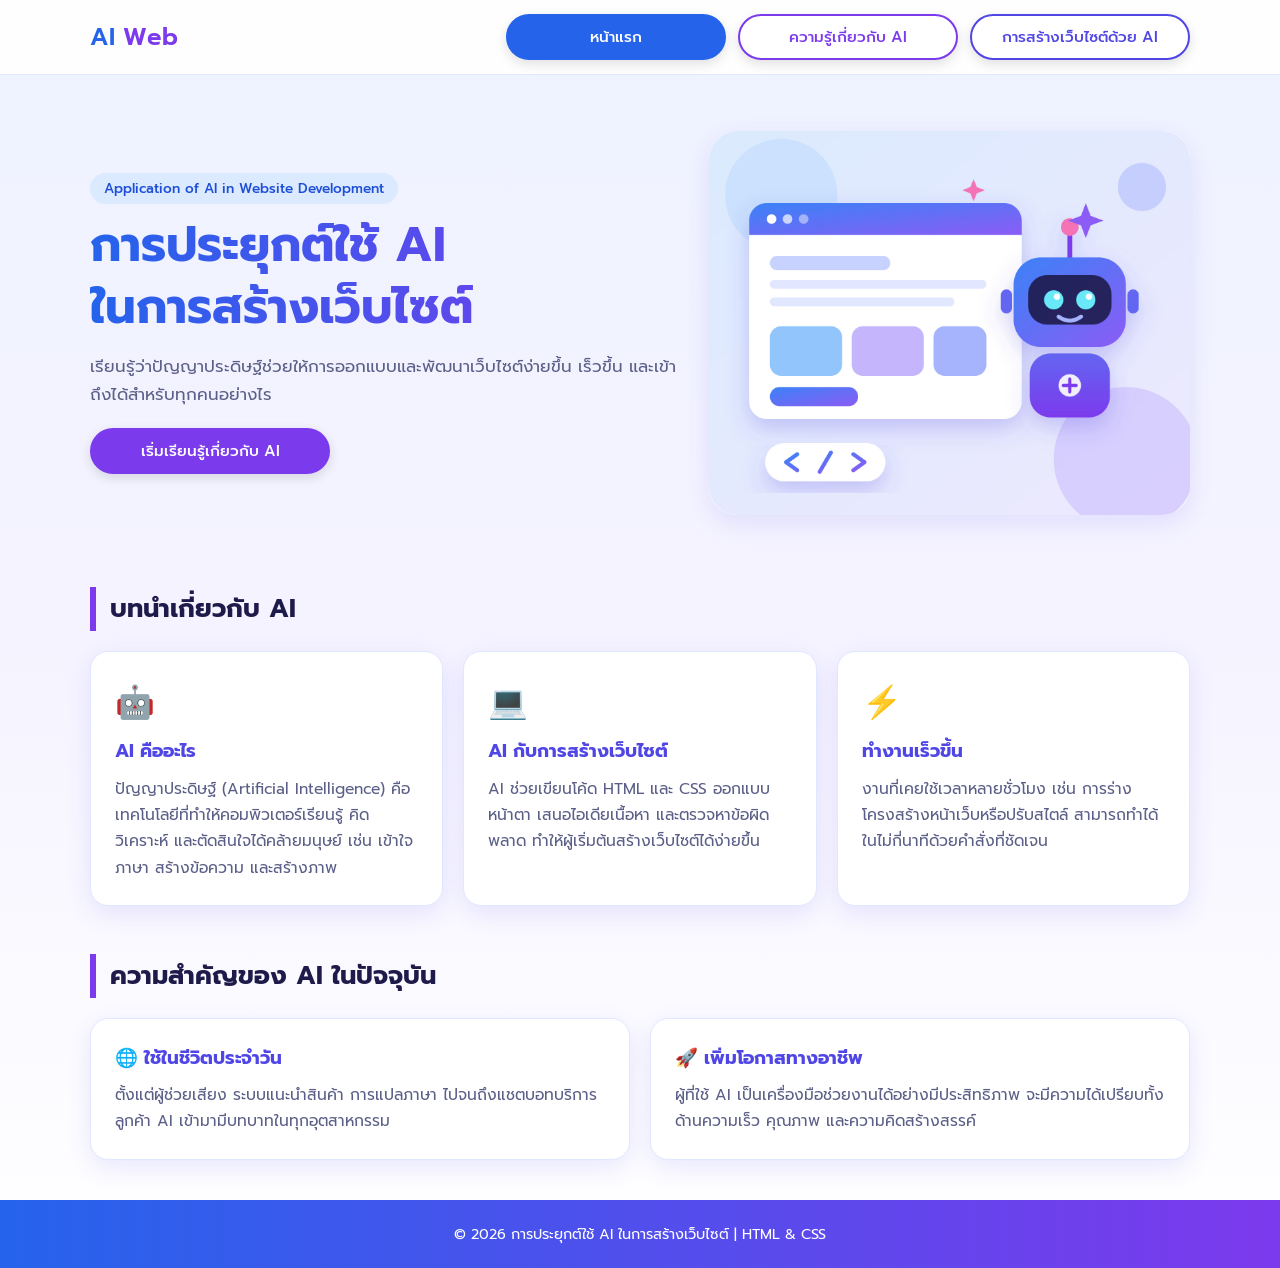
<file: index.html>
<!DOCTYPE html>
<html lang="th">
<head>
  <meta charset="UTF-8">
  <meta name="viewport" content="width=device-width, initial-scale=1.0">
  <title>หน้าแรก | การประยุกต์ใช้ AI ในการสร้างเว็บไซต์</title>
  <link rel="preconnect" href="https://fonts.googleapis.com">
  <link rel="preconnect" href="https://fonts.gstatic.com" crossorigin>
  <link href="https://fonts.googleapis.com/css2?family=Prompt:wght@300;400;500;600&display=swap" rel="stylesheet">
  <link rel="stylesheet" href="style.css">
</head>
<body>

  <header class="site-header">
    <div class="container">
      <div class="logo">AI <span>Web</span></div>
      <nav class="nav">
        <a href="index.html" class="btn btn-home active">หน้าแรก</a>
        <a href="ai.html" class="btn btn-ai">ความรู้เกี่ยวกับ AI</a>
        <a href="create.html" class="btn btn-create">การสร้างเว็บไซต์ด้วย AI</a>
      </nav>
    </div>
  </header>

  <main class="container">

    <section class="hero">
      <div class="hero-text">
        <span class="tag">Application of AI in Website Development</span>
        <h1>การประยุกต์ใช้ AI<br>ในการสร้างเว็บไซต์</h1>
        <p>เรียนรู้ว่าปัญญาประดิษฐ์ช่วยให้การออกแบบและพัฒนาเว็บไซต์ง่ายขึ้น เร็วขึ้น และเข้าถึงได้สำหรับทุกคนอย่างไร</p>
        <a href="ai.html" class="btn btn-ai active cta">เริ่มเรียนรู้เกี่ยวกับ AI</a>
      </div>
      <div class="hero-art">
        <img src="images/hero-home.jpg" alt="ภาพประกอบหุ่นยนต์ AI และหน้าเว็บไซต์">
      </div>
    </section>

    <section class="section">
      <h2 class="section-title">บทนำเกี่ยวกับ AI</h2>
      <div class="grid">
        <article class="card">
          <div class="icon">🤖</div>
          <h3>AI คืออะไร</h3>
          <p>ปัญญาประดิษฐ์ (Artificial Intelligence) คือเทคโนโลยีที่ทำให้คอมพิวเตอร์เรียนรู้ คิดวิเคราะห์ และตัดสินใจได้คล้ายมนุษย์ เช่น เข้าใจภาษา สร้างข้อความ และสร้างภาพ</p>
        </article>
        <article class="card">
          <div class="icon">💻</div>
          <h3>AI กับการสร้างเว็บไซต์</h3>
          <p>AI ช่วยเขียนโค้ด HTML และ CSS ออกแบบหน้าตา เสนอไอเดียเนื้อหา และตรวจหาข้อผิดพลาด ทำให้ผู้เริ่มต้นสร้างเว็บไซต์ได้ง่ายขึ้น</p>
        </article>
        <article class="card">
          <div class="icon">⚡</div>
          <h3>ทำงานเร็วขึ้น</h3>
          <p>งานที่เคยใช้เวลาหลายชั่วโมง เช่น การร่างโครงสร้างหน้าเว็บหรือปรับสไตล์ สามารถทำได้ในไม่กี่นาทีด้วยคำสั่งที่ชัดเจน</p>
        </article>
      </div>
    </section>

    <section class="section">
      <h2 class="section-title">ความสำคัญของ AI ในปัจจุบัน</h2>
      <div class="grid two">
        <article class="card">
          <h3>🌐 ใช้ในชีวิตประจำวัน</h3>
          <p>ตั้งแต่ผู้ช่วยเสียง ระบบแนะนำสินค้า การแปลภาษา ไปจนถึงแชตบอทบริการลูกค้า AI เข้ามามีบทบาทในทุกอุตสาหกรรม</p>
        </article>
        <article class="card">
          <h3>🚀 เพิ่มโอกาสทางอาชีพ</h3>
          <p>ผู้ที่ใช้ AI เป็นเครื่องมือช่วยงานได้อย่างมีประสิทธิภาพ จะมีความได้เปรียบทั้งด้านความเร็ว คุณภาพ และความคิดสร้างสรรค์</p>
        </article>
      </div>
    </section>

  </main>

  <footer class="site-footer">
    <p>© 2026 การประยุกต์ใช้ AI ในการสร้างเว็บไซต์ | HTML &amp; CSS</p>
  </footer>

</body>
</html>
</file>
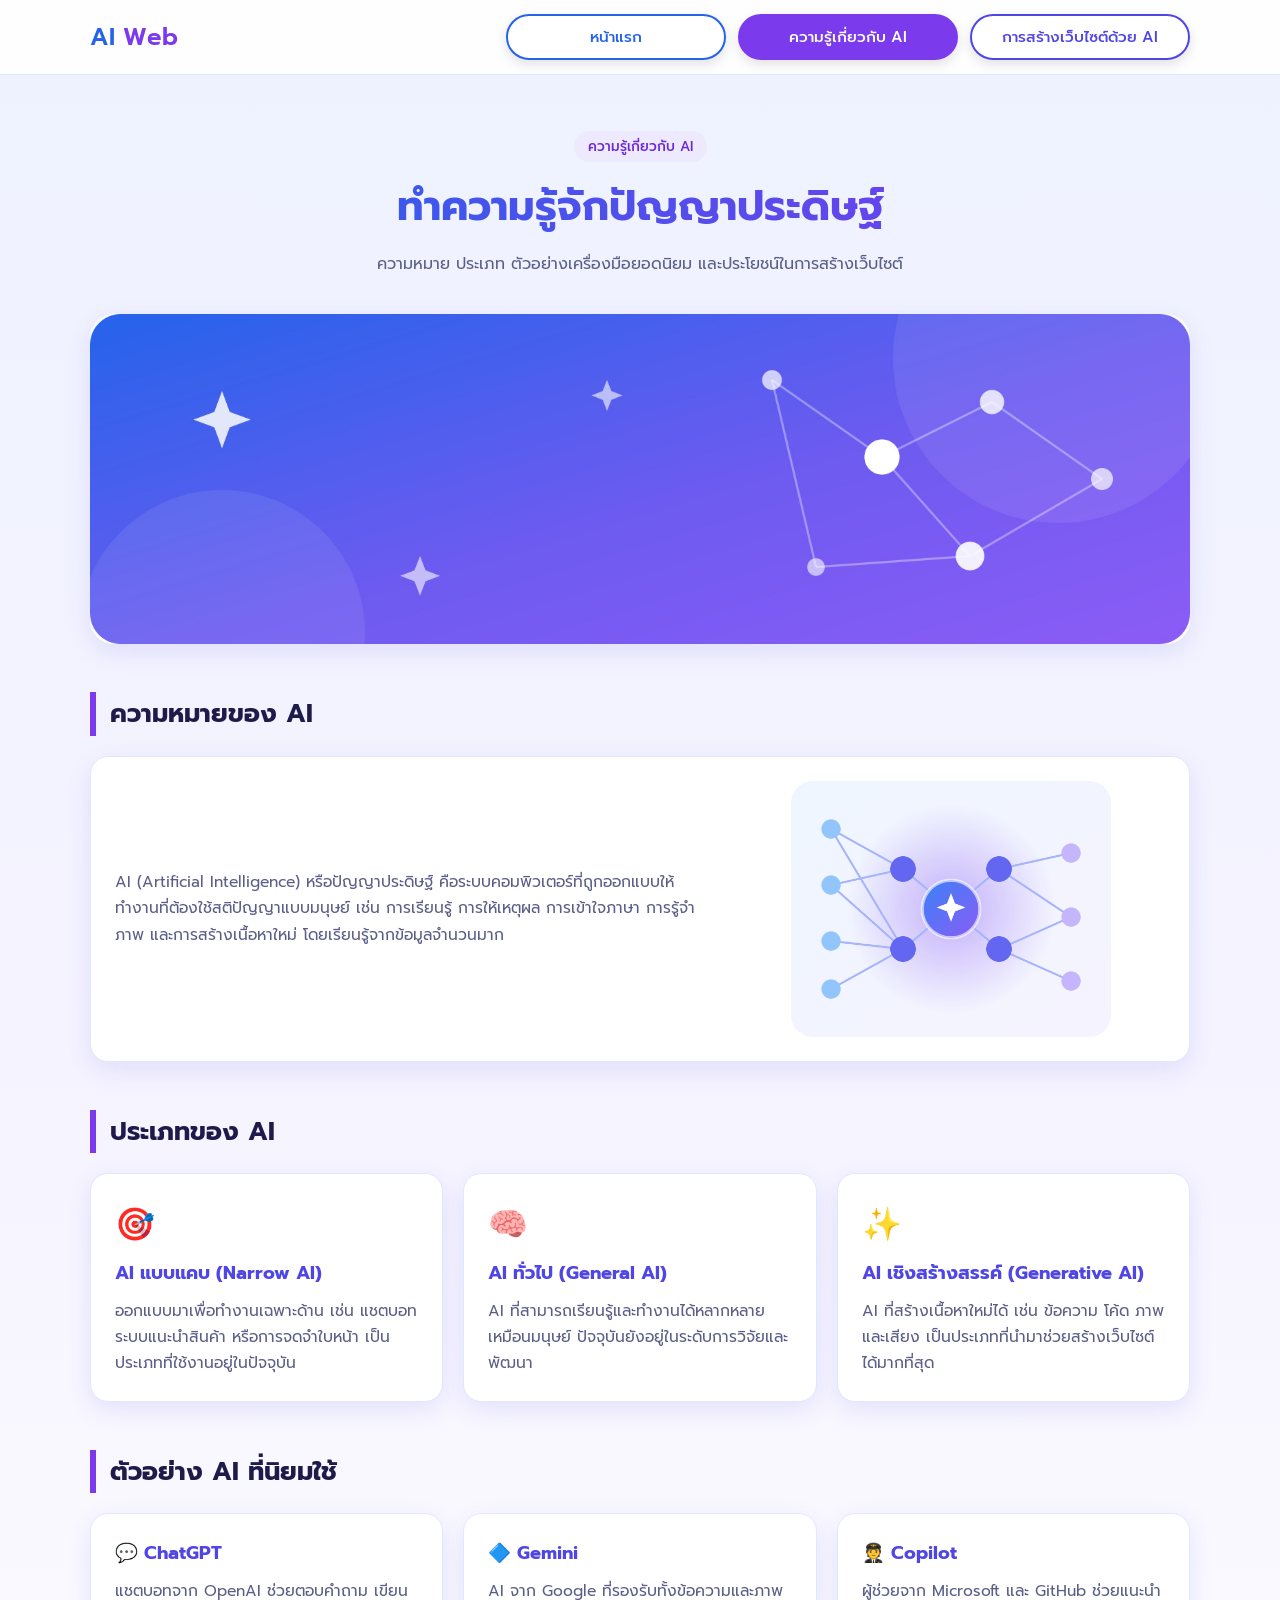
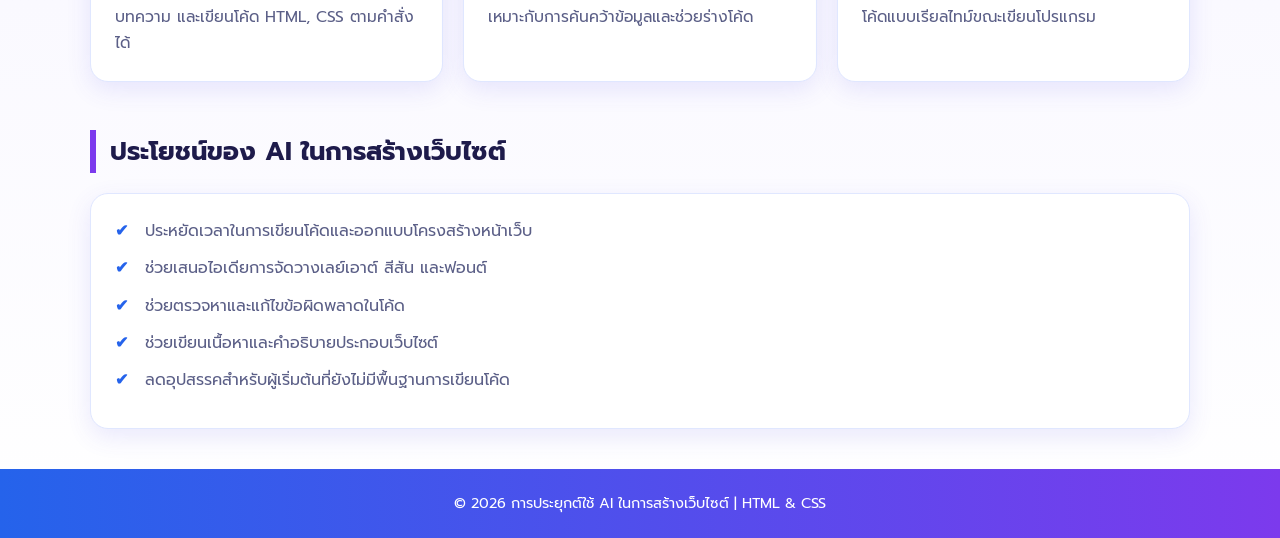
<file: ai.html>
<!DOCTYPE html>
<html lang="th">
<head>
  <meta charset="UTF-8">
  <meta name="viewport" content="width=device-width, initial-scale=1.0">
  <title>ความรู้เกี่ยวกับ AI | การประยุกต์ใช้ AI ในการสร้างเว็บไซต์</title>
  <link rel="preconnect" href="https://fonts.googleapis.com">
  <link rel="preconnect" href="https://fonts.gstatic.com" crossorigin>
  <link href="https://fonts.googleapis.com/css2?family=Prompt:wght@300;400;500;600&display=swap" rel="stylesheet">
  <link rel="stylesheet" href="style.css">
</head>
<body>

  <header class="site-header">
    <div class="container">
      <div class="logo">AI <span>Web</span></div>
      <nav class="nav">
        <a href="index.html" class="btn btn-home">หน้าแรก</a>
        <a href="ai.html" class="btn btn-ai active">ความรู้เกี่ยวกับ AI</a>
        <a href="create.html" class="btn btn-create">การสร้างเว็บไซต์ด้วย AI</a>
      </nav>
    </div>
  </header>

  <main class="container">

    <section class="page-head">
      <span class="tag purple">ความรู้เกี่ยวกับ AI</span>
      <h1>ทำความรู้จักปัญญาประดิษฐ์</h1>
      <p>ความหมาย ประเภท ตัวอย่างเครื่องมือยอดนิยม และประโยชน์ในการสร้างเว็บไซต์</p>
    </section>

    <img src="images/banner-ai.jpg" alt="แบนเนอร์ความรู้เกี่ยวกับ AI" class="banner">

    <section class="section">
      <h2 class="section-title">ความหมายของ AI</h2>
      <article class="card wide">
        <div class="split">
          <div>
            <p>AI (Artificial Intelligence) หรือปัญญาประดิษฐ์ คือระบบคอมพิวเตอร์ที่ถูกออกแบบให้ทำงานที่ต้องใช้สติปัญญาแบบมนุษย์ เช่น การเรียนรู้ การให้เหตุผล การเข้าใจภาษา การรู้จำภาพ และการสร้างเนื้อหาใหม่ โดยเรียนรู้จากข้อมูลจำนวนมาก</p>
          </div>
          <img src="images/ai-brain.jpg" alt="โครงข่ายประสาทเทียม AI" class="mini-art">
        </div>
      </article>
    </section>

    <section class="section">
      <h2 class="section-title">ประเภทของ AI</h2>
      <div class="grid">
        <article class="card">
          <div class="icon">🎯</div>
          <h3>AI แบบแคบ (Narrow AI)</h3>
          <p>ออกแบบมาเพื่อทำงานเฉพาะด้าน เช่น แชตบอท ระบบแนะนำสินค้า หรือการจดจำใบหน้า เป็นประเภทที่ใช้งานอยู่ในปัจจุบัน</p>
        </article>
        <article class="card">
          <div class="icon">🧠</div>
          <h3>AI ทั่วไป (General AI)</h3>
          <p>AI ที่สามารถเรียนรู้และทำงานได้หลากหลายเหมือนมนุษย์ ปัจจุบันยังอยู่ในระดับการวิจัยและพัฒนา</p>
        </article>
        <article class="card">
          <div class="icon">✨</div>
          <h3>AI เชิงสร้างสรรค์ (Generative AI)</h3>
          <p>AI ที่สร้างเนื้อหาใหม่ได้ เช่น ข้อความ โค้ด ภาพ และเสียง เป็นประเภทที่นำมาช่วยสร้างเว็บไซต์ได้มากที่สุด</p>
        </article>
      </div>
    </section>

    <section class="section">
      <h2 class="section-title">ตัวอย่าง AI ที่นิยมใช้</h2>
      <div class="grid">
        <article class="card">
          <h3>💬 ChatGPT</h3>
          <p>แชตบอทจาก OpenAI ช่วยตอบคำถาม เขียนบทความ และเขียนโค้ด HTML, CSS ตามคำสั่งได้</p>
        </article>
        <article class="card">
          <h3>🔷 Gemini</h3>
          <p>AI จาก Google ที่รองรับทั้งข้อความและภาพ เหมาะกับการค้นคว้าข้อมูลและช่วยร่างโค้ด</p>
        </article>
        <article class="card">
          <h3>🧑‍✈️ Copilot</h3>
          <p>ผู้ช่วยจาก Microsoft และ GitHub ช่วยแนะนำโค้ดแบบเรียลไทม์ขณะเขียนโปรแกรม</p>
        </article>
      </div>
    </section>

    <section class="section">
      <h2 class="section-title">ประโยชน์ของ AI ในการสร้างเว็บไซต์</h2>
      <article class="card wide">
        <ul class="check-list">
          <li>ประหยัดเวลาในการเขียนโค้ดและออกแบบโครงสร้างหน้าเว็บ</li>
          <li>ช่วยเสนอไอเดียการจัดวางเลย์เอาต์ สีสัน และฟอนต์</li>
          <li>ช่วยตรวจหาและแก้ไขข้อผิดพลาดในโค้ด</li>
          <li>ช่วยเขียนเนื้อหาและคำอธิบายประกอบเว็บไซต์</li>
          <li>ลดอุปสรรคสำหรับผู้เริ่มต้นที่ยังไม่มีพื้นฐานการเขียนโค้ด</li>
        </ul>
      </article>
    </section>

  </main>

  <footer class="site-footer">
    <p>© 2026 การประยุกต์ใช้ AI ในการสร้างเว็บไซต์ | HTML &amp; CSS</p>
  </footer>

</body>
</html>
</file>
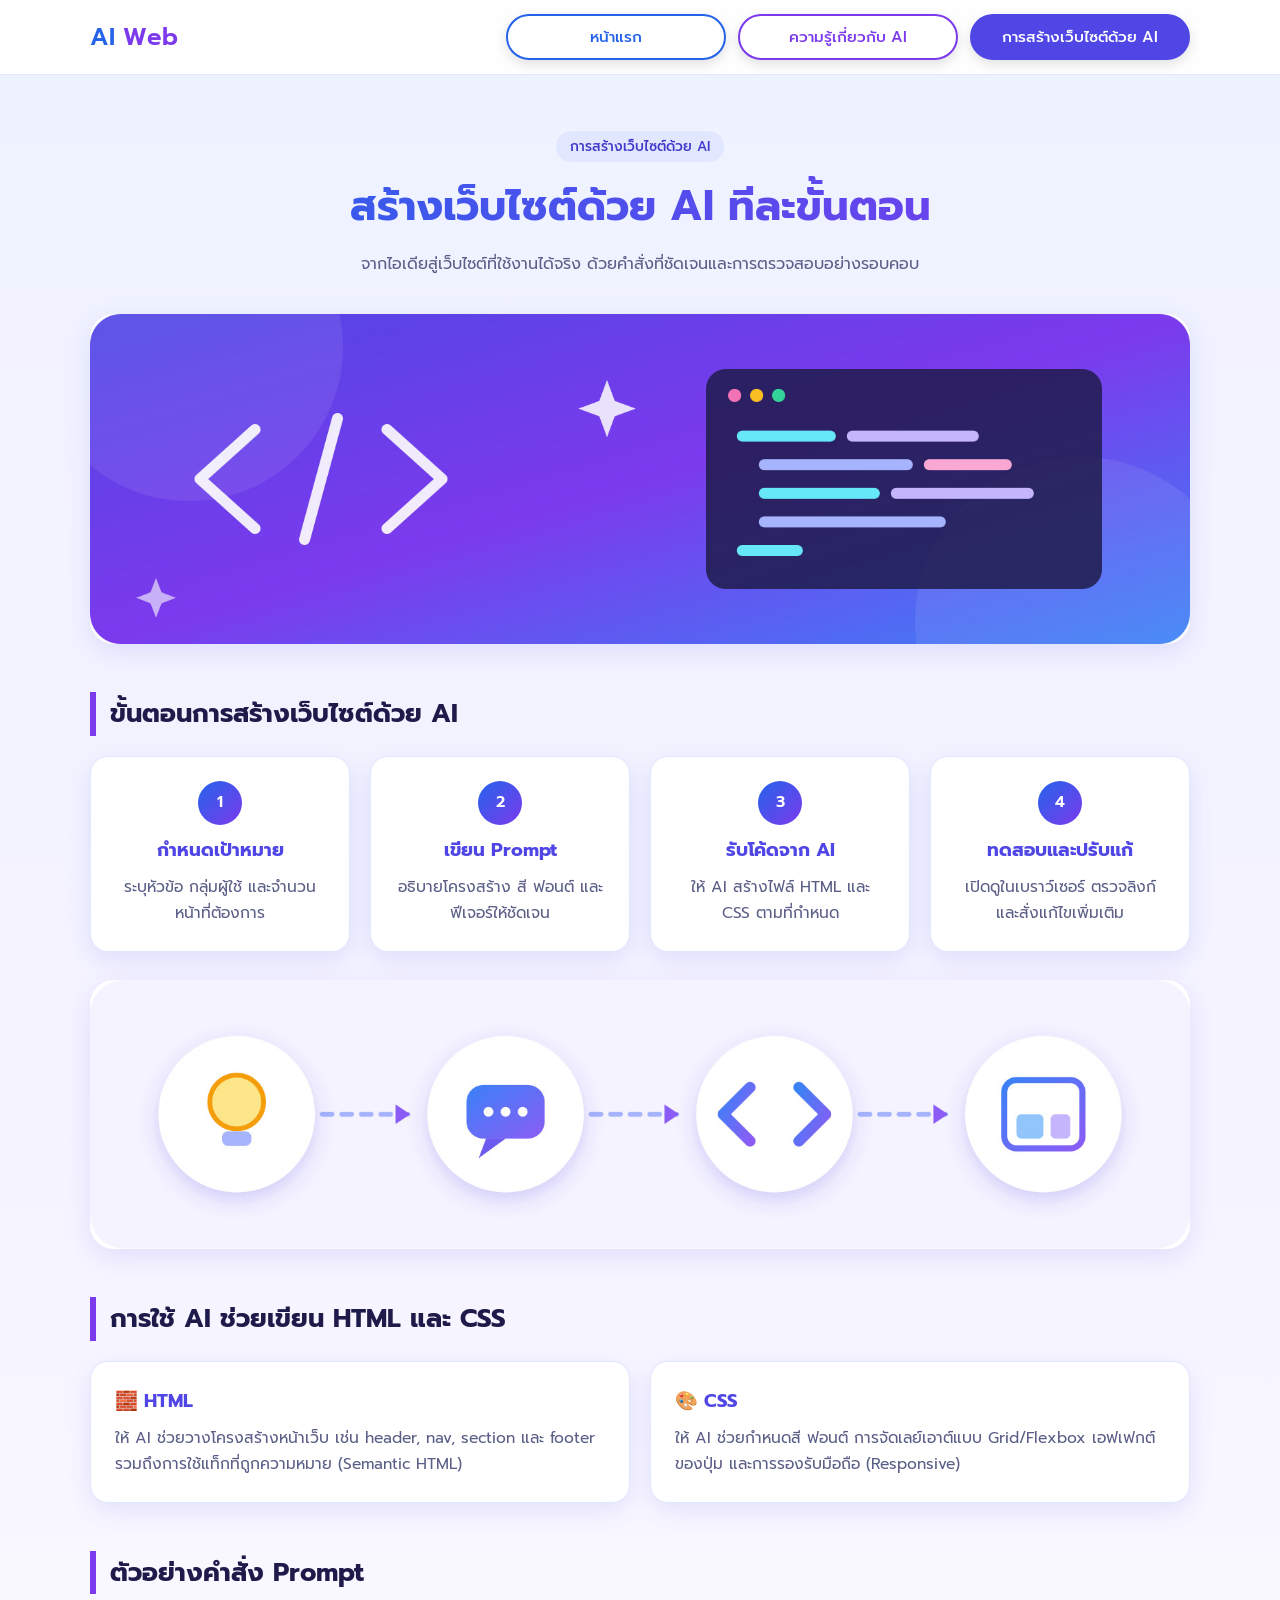
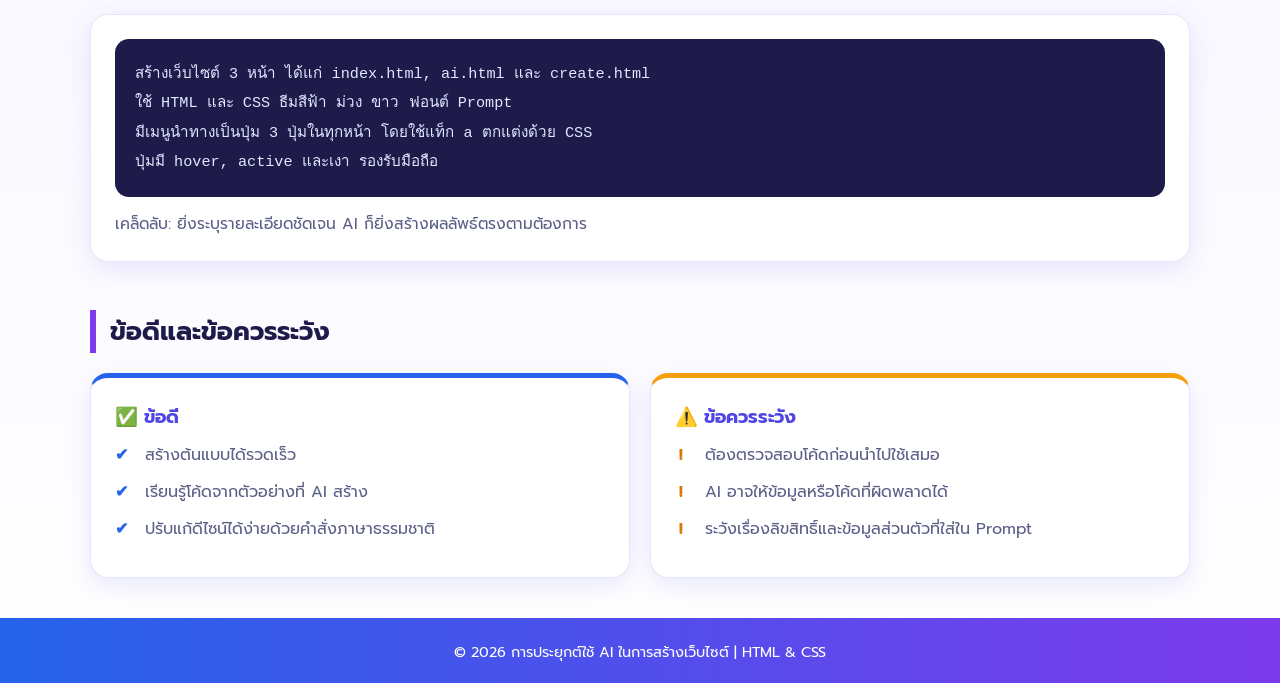
<file: create.html>
<!DOCTYPE html>
<html lang="th">
<head>
  <meta charset="UTF-8">
  <meta name="viewport" content="width=device-width, initial-scale=1.0">
  <title>การสร้างเว็บไซต์ด้วย AI | การประยุกต์ใช้ AI ในการสร้างเว็บไซต์</title>
  <link rel="preconnect" href="https://fonts.googleapis.com">
  <link rel="preconnect" href="https://fonts.gstatic.com" crossorigin>
  <link href="https://fonts.googleapis.com/css2?family=Prompt:wght@300;400;500;600&display=swap" rel="stylesheet">
  <link rel="stylesheet" href="style.css">
</head>
<body>

  <header class="site-header">
    <div class="container">
      <div class="logo">AI <span>Web</span></div>
      <nav class="nav">
        <a href="index.html" class="btn btn-home">หน้าแรก</a>
        <a href="ai.html" class="btn btn-ai">ความรู้เกี่ยวกับ AI</a>
        <a href="create.html" class="btn btn-create active">การสร้างเว็บไซต์ด้วย AI</a>
      </nav>
    </div>
  </header>

  <main class="container">

    <section class="page-head">
      <span class="tag indigo">การสร้างเว็บไซต์ด้วย AI</span>
      <h1>สร้างเว็บไซต์ด้วย AI ทีละขั้นตอน</h1>
      <p>จากไอเดียสู่เว็บไซต์ที่ใช้งานได้จริง ด้วยคำสั่งที่ชัดเจนและการตรวจสอบอย่างรอบคอบ</p>
    </section>

    <img src="images/banner-create.jpg" alt="แบนเนอร์การสร้างเว็บไซต์ด้วย AI" class="banner">

    <section class="section">
      <h2 class="section-title">ขั้นตอนการสร้างเว็บไซต์ด้วย AI</h2>
      <div class="grid steps">
        <article class="card step"><span class="num">1</span><h3>กำหนดเป้าหมาย</h3><p>ระบุหัวข้อ กลุ่มผู้ใช้ และจำนวนหน้าที่ต้องการ</p></article>
        <article class="card step"><span class="num">2</span><h3>เขียน Prompt</h3><p>อธิบายโครงสร้าง สี ฟอนต์ และฟีเจอร์ให้ชัดเจน</p></article>
        <article class="card step"><span class="num">3</span><h3>รับโค้ดจาก AI</h3><p>ให้ AI สร้างไฟล์ HTML และ CSS ตามที่กำหนด</p></article>
        <article class="card step"><span class="num">4</span><h3>ทดสอบและปรับแก้</h3><p>เปิดดูในเบราว์เซอร์ ตรวจลิงก์ และสั่งแก้ไขเพิ่มเติม</p></article>
      </div>
      <img src="images/workflow.jpg" alt="แผนภาพขั้นตอนการสร้างเว็บไซต์ด้วย AI" class="banner">
    </section>

    <section class="section">
      <h2 class="section-title">การใช้ AI ช่วยเขียน HTML และ CSS</h2>
      <div class="grid two">
        <article class="card">
          <h3>🧱 HTML</h3>
          <p>ให้ AI ช่วยวางโครงสร้างหน้าเว็บ เช่น header, nav, section และ footer รวมถึงการใช้แท็กที่ถูกความหมาย (Semantic HTML)</p>
        </article>
        <article class="card">
          <h3>🎨 CSS</h3>
          <p>ให้ AI ช่วยกำหนดสี ฟอนต์ การจัดเลย์เอาต์แบบ Grid/Flexbox เอฟเฟกต์ของปุ่ม และการรองรับมือถือ (Responsive)</p>
        </article>
      </div>
    </section>

    <section class="section">
      <h2 class="section-title">ตัวอย่างคำสั่ง Prompt</h2>
      <article class="card wide">
        <pre class="prompt-box"><code>สร้างเว็บไซต์ 3 หน้า ได้แก่ index.html, ai.html และ create.html
ใช้ HTML และ CSS ธีมสีฟ้า ม่วง ขาว ฟอนต์ Prompt
มีเมนูนำทางเป็นปุ่ม 3 ปุ่มในทุกหน้า โดยใช้แท็ก a ตกแต่งด้วย CSS
ปุ่มมี hover, active และเงา รองรับมือถือ</code></pre>
        <p class="note">เคล็ดลับ: ยิ่งระบุรายละเอียดชัดเจน AI ก็ยิ่งสร้างผลลัพธ์ตรงตามต้องการ</p>
      </article>
    </section>

    <section class="section">
      <h2 class="section-title">ข้อดีและข้อควรระวัง</h2>
      <div class="grid two">
        <article class="card good">
          <h3>✅ ข้อดี</h3>
          <ul class="check-list">
            <li>สร้างต้นแบบได้รวดเร็ว</li>
            <li>เรียนรู้โค้ดจากตัวอย่างที่ AI สร้าง</li>
            <li>ปรับแก้ดีไซน์ได้ง่ายด้วยคำสั่งภาษาธรรมชาติ</li>
          </ul>
        </article>
        <article class="card warn">
          <h3>⚠️ ข้อควรระวัง</h3>
          <ul class="warn-list">
            <li>ต้องตรวจสอบโค้ดก่อนนำไปใช้เสมอ</li>
            <li>AI อาจให้ข้อมูลหรือโค้ดที่ผิดพลาดได้</li>
            <li>ระวังเรื่องลิขสิทธิ์และข้อมูลส่วนตัวที่ใส่ใน Prompt</li>
          </ul>
        </article>
      </div>
    </section>

  </main>

  <footer class="site-footer">
    <p>© 2026 การประยุกต์ใช้ AI ในการสร้างเว็บไซต์ | HTML &amp; CSS</p>
  </footer>

</body>
</html>
</file>
<file: style.css>
/* ===== Reset & Variables ===== */
* { margin: 0; padding: 0; box-sizing: border-box; }

:root {
  --blue: #2563eb;
  --blue-dark: #1d4ed8;
  --purple: #7c3aed;
  --purple-dark: #6d28d9;
  --indigo: #4f46e5;
  --indigo-dark: #4338ca;
  --bg: #f5f7ff;
  --text: #1e1b4b;
  --muted: #5b5f87;
  --white: #ffffff;
  --radius: 18px;
  --shadow: 0 8px 24px rgba(79, 70, 229, 0.12);
}

html { scroll-behavior: smooth; }

body {
  font-family: 'Prompt', sans-serif;
  background: linear-gradient(180deg, #eef2ff 0%, #f5f3ff 50%, #ffffff 100%);
  color: var(--text);
  line-height: 1.7;
  min-height: 100vh;
  display: flex;
  flex-direction: column;
}

img { max-width: 100%; }

.container { width: min(1100px, 92%); margin: 0 auto; }
main.container { flex: 1; padding-bottom: 40px; }

/* ===== Header & Nav ===== */
.site-header {
  position: sticky;
  top: 0;
  z-index: 100;
  background: rgba(255, 255, 255, 0.92);
  backdrop-filter: blur(10px);
  border-bottom: 1px solid #e0e7ff;
  padding: 14px 0;
}
.site-header .container {
  display: flex;
  align-items: center;
  justify-content: space-between;
  gap: 16px;
  flex-wrap: wrap;
}
.logo { font-size: 1.5rem; font-weight: 600; color: var(--blue); }
.logo span { color: var(--purple); }

.nav { display: flex; gap: 12px; flex-wrap: wrap; }

/* ===== Button (a tag styled as button) ===== */
.btn {
  --c: var(--blue);
  --c-dark: var(--blue-dark);
  display: inline-block;
  width: 220px;
  height: 46px;
  line-height: 42px;
  text-align: center;
  text-decoration: none;
  font-family: 'Prompt', sans-serif;
  font-size: 0.95rem;
  font-weight: 500;
  color: var(--c);
  background: var(--white);
  border: 2px solid var(--c);
  border-radius: 999px;
  box-shadow: 0 4px 12px rgba(0, 0, 0, 0.12);
  cursor: pointer;
  transition: background 0.25s, color 0.25s, transform 0.15s, box-shadow 0.25s;
}
.btn-home   { --c: var(--blue);   --c-dark: var(--blue-dark); }
.btn-ai     { --c: var(--purple); --c-dark: var(--purple-dark); }
.btn-create { --c: var(--indigo); --c-dark: var(--indigo-dark); }

/* Hover: change color */
.btn:hover {
  background: var(--c-dark);
  border-color: var(--c-dark);
  color: var(--white);
  box-shadow: 0 8px 18px rgba(0, 0, 0, 0.2);
}
/* Active: press down */
.btn:active {
  background: var(--c-dark);
  color: var(--white);
  transform: translateY(2px) scale(0.96);
  box-shadow: 0 2px 6px rgba(0, 0, 0, 0.2);
}
/* Current page button */
.btn.active {
  background: var(--c);
  color: var(--white);
}
.btn.active:hover { background: var(--c-dark); }

.cta { margin-top: 18px; width: 240px; }

/* ===== Hero ===== */
.hero {
  display: grid;
  grid-template-columns: 1.1fr 0.9fr;
  align-items: center;
  gap: 32px;
  padding: 56px 0 24px;
}
.hero h1 {
  font-size: clamp(2rem, 4.5vw, 3rem);
  line-height: 1.3;
  background: linear-gradient(90deg, var(--blue), var(--purple));
  -webkit-background-clip: text;
  background-clip: text;
  color: transparent;
  margin: 10px 0 14px;
}
.hero p { color: var(--muted); font-size: 1.05rem; }

.tag {
  display: inline-block;
  padding: 4px 14px;
  font-size: 0.85rem;
  font-weight: 500;
  color: var(--blue-dark);
  background: #dbeafe;
  border-radius: 999px;
}
.tag.purple { color: var(--purple-dark); background: #ede9fe; }
.tag.indigo { color: var(--indigo-dark); background: #e0e7ff; }

.page-head { text-align: center; padding: 56px 0 8px; }
.page-head h1 {
  font-size: clamp(1.8rem, 4vw, 2.6rem);
  margin: 10px 0 8px;
  background: linear-gradient(90deg, var(--blue), var(--purple));
  -webkit-background-clip: text;
  background-clip: text;
  color: transparent;
}
.page-head p { color: var(--muted); }

/* ===== Images ===== */
.hero-art img {
  display: block;
  width: 100%;
  height: auto;
  border-radius: 28px;
  box-shadow: var(--shadow);
}
.banner {
  display: block;
  width: 100%;
  height: auto;
  margin-top: 28px;
  border-radius: 24px;
  box-shadow: var(--shadow);
}
.mini-art {
  display: block;
  width: 100%;
  max-width: 320px;
  height: auto;
  margin: 0 auto;
  border-radius: 20px;
}

/* ===== Sections & Cards ===== */
.section { margin-top: 48px; }
.section-title {
  font-size: 1.6rem;
  margin-bottom: 20px;
  padding-left: 14px;
  border-left: 6px solid var(--purple);
}

.grid { display: grid; grid-template-columns: repeat(3, 1fr); gap: 20px; }
.grid.two { grid-template-columns: repeat(2, 1fr); }
.grid.steps { grid-template-columns: repeat(4, 1fr); }

.card {
  background: var(--white);
  border-radius: var(--radius);
  padding: 24px;
  box-shadow: var(--shadow);
  border: 1px solid #e0e7ff;
  transition: transform 0.25s, box-shadow 0.25s;
}
.card:hover { transform: translateY(-4px); box-shadow: 0 14px 30px rgba(79, 70, 229, 0.18); }
.card h3 { font-size: 1.15rem; margin-bottom: 8px; color: var(--indigo); }
.card p { color: var(--muted); font-size: 0.97rem; }
.card .icon { font-size: 2rem; margin-bottom: 6px; }
.card.wide { width: 100%; }

.split { display: grid; grid-template-columns: 1.4fr 1fr; gap: 24px; align-items: center; }

/* Steps */
.step { text-align: center; }
.num {
  display: inline-flex;
  align-items: center;
  justify-content: center;
  width: 44px;
  height: 44px;
  margin-bottom: 10px;
  border-radius: 50%;
  color: var(--white);
  font-weight: 600;
  background: linear-gradient(135deg, var(--blue), var(--purple));
}

/* Lists */
.check-list, .warn-list { list-style: none; }
.check-list li, .warn-list li { position: relative; padding-left: 30px; margin-bottom: 10px; color: var(--muted); }
.check-list li::before { content: "✔"; position: absolute; left: 0; color: var(--blue); font-weight: 600; }
.warn-list li::before { content: "!"; position: absolute; left: 4px; color: #d97706; font-weight: 700; }
.card.good { border-top: 5px solid var(--blue); }
.card.warn { border-top: 5px solid #f59e0b; }

/* Prompt box */
.prompt-box {
  background: #1e1b4b;
  color: #e0e7ff;
  padding: 20px;
  border-radius: 14px;
  overflow-x: auto;
  font-family: 'Prompt', monospace;
  font-size: 0.95rem;
  line-height: 1.8;
  white-space: pre-wrap;
}
.note { margin-top: 14px; }

/* ===== Footer ===== */
.site-footer {
  text-align: center;
  padding: 22px 0;
  color: var(--white);
  background: linear-gradient(90deg, var(--blue), var(--purple));
  font-size: 0.9rem;
}

/* ===== Responsive ===== */
@media (max-width: 900px) {
  .grid, .grid.steps { grid-template-columns: repeat(2, 1fr); }
  .hero { grid-template-columns: 1fr; text-align: center; padding-top: 36px; }
  .split { grid-template-columns: 1fr; }
}

@media (max-width: 600px) {
  .site-header .container { justify-content: center; }
  .nav { width: 100%; flex-direction: column; align-items: center; }
  .nav .btn { width: 100%; max-width: 360px; }
  .grid, .grid.two, .grid.steps { grid-template-columns: 1fr; }
  .section-title { font-size: 1.35rem; }
  .cta { width: 100%; max-width: 360px; }
  .banner { border-radius: 16px; }
}
</file>
